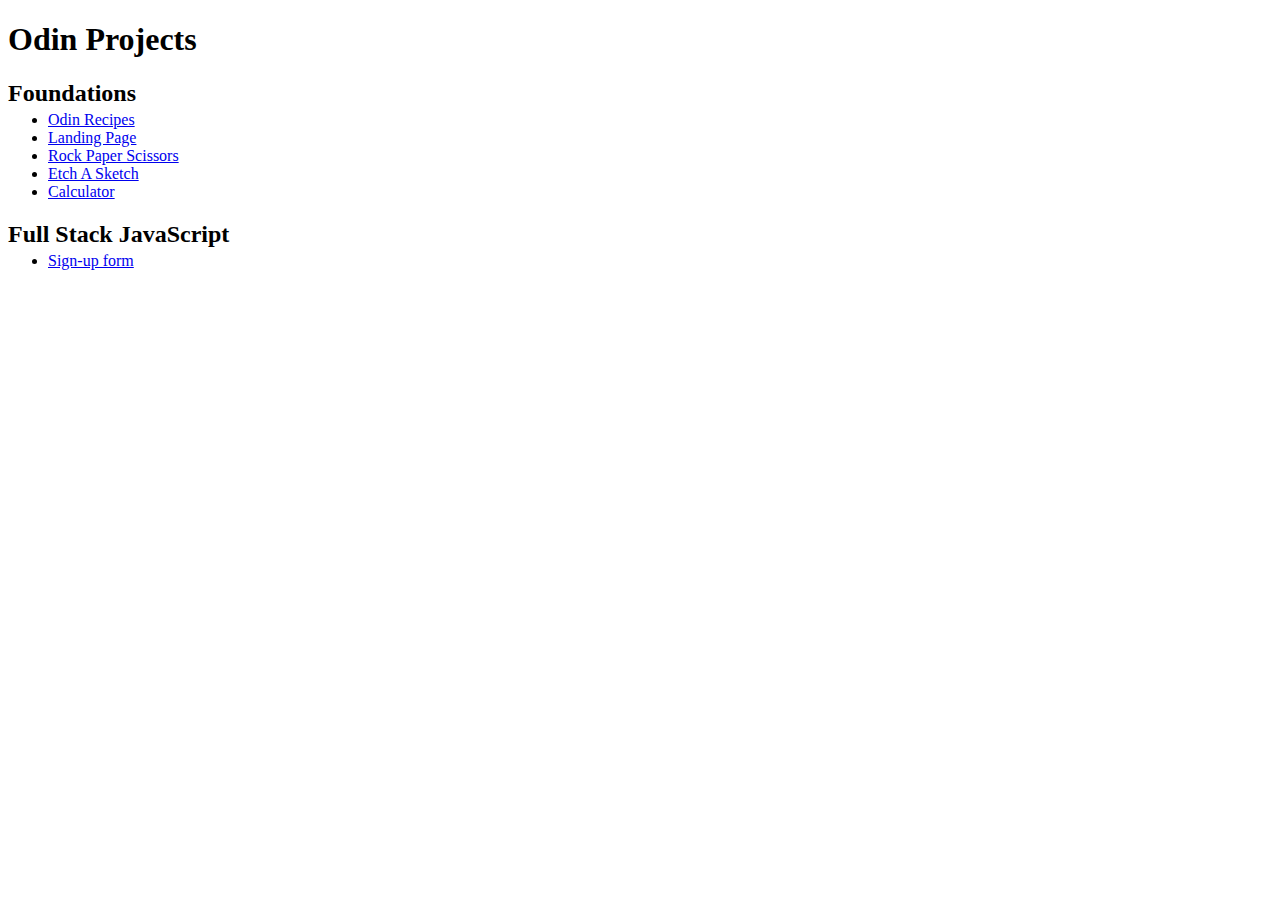
<file: index.html>
<!DOCTYPE html>
<html>
<head>
  <meta charset="utf-8">
  <meta name="viewport" content="width=device-width, initial-scale=1">
  <title>Odin Projects</title>
</head>
<body>
  <h1>Odin Projects</h1>
  <h2>Foundations</h2>
  <ul>
    <li>
      <a href="foundations/odin-recipes/index.html">Odin Recipes</a>
    </li>
    <li>
      <a href="foundations/landing-page/index.html">Landing Page</a>
    </li>
    <li>
      <a href="foundations/rock-paper-scissors/index.html">Rock Paper Scissors</a>
    </li>
    <li>
      <a href="foundations/etch-a-sketch/index.html">Etch A Sketch</a>
    </li>
    <li>
      <a href="foundations/calculator/index.html">Calculator</a>
    </li>
  </ul>
  <h2>Full Stack JavaScript</h2>
  <ul>
    <li>
      <a href="full-stack-javascript/intermediate-html-and-css/sign-up-form/index.html">Sign-up form</a>
    </li>
  </ul>
</body>
<style>
  ul {
    margin-top: 4px;
  }
  h2 {
    margin-bottom: 4px;
  }
</style>
</html>
</file>
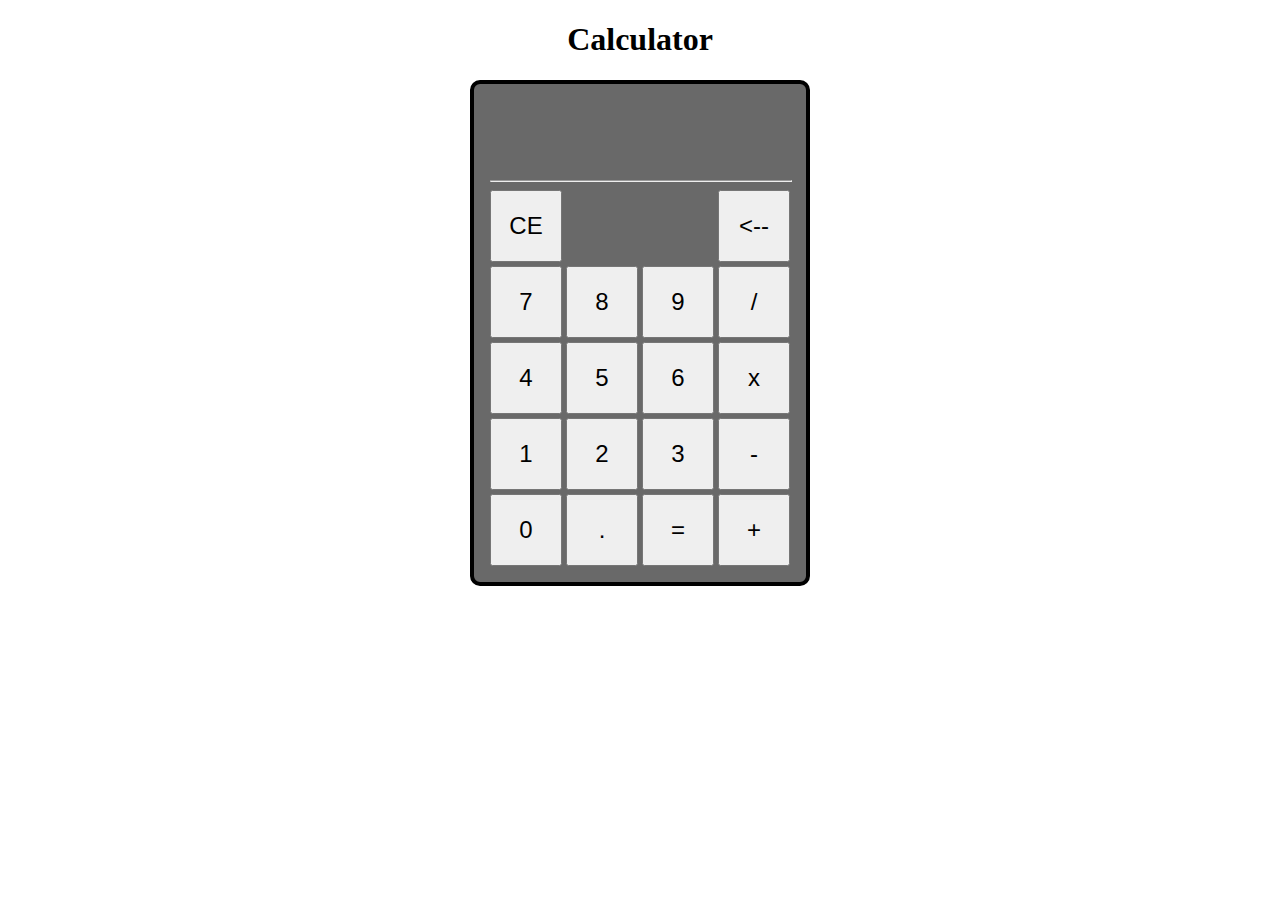
<file: foundations/calculator/index.html>
<!DOCTYPE html>
<html>
<head>
  <meta charset="utf-8">
  <meta name="viewport" content="width=device-width, initial-scale=1">
  <title>Calculator</title>
  <link rel="stylesheet" href="style.css">
  <script src="calculator.js"></script>
</head>
<body>
  <h1 style="text-align: center;">Calculator</h1>
  <div class="body">
    <div class="calculator-container">
      <div id="display"></div>
      <hr>
      <div>
        <div style="display: flex; justify-content: space-between;">
          <button onclick="clearDisplay()">CE</button>
          <button onclick="backspace()"><--</button>
        </div>
        <div class="num-rows">
          <button onclick="addToDisplay('7')">7</button>
          <button onclick="addToDisplay('8')">8</button>
          <button onclick="addToDisplay('9')">9</button>
          <button onclick="setOperator('/')">/</button>
        </div>
        <div class="num-rows">
          <button onclick="addToDisplay('4')">4</button>
          <button onclick="addToDisplay('5')">5</button>
          <button onclick="addToDisplay('6')">6</button>
          <button onclick="setOperator('*')">x</button>
        </div>
        <div class="num-rows">
          <button onclick="addToDisplay('1')">1</button>
          <button onclick="addToDisplay('2')">2</button>
          <button onclick="addToDisplay('3')">3</button>
          <button onclick="setOperator('-')">-</button>
        </div>
        <div class="num-rows">
          <button onclick="addToDisplay('0')">0</button>
          <button onclick="addToDisplay('.')">.</button>
          <button onclick="operate()">=</button>
          <button onclick="setOperator('+')">+</button>
        </div>
      </div>
    </div>
  </div>
</body>
</html>
</file>
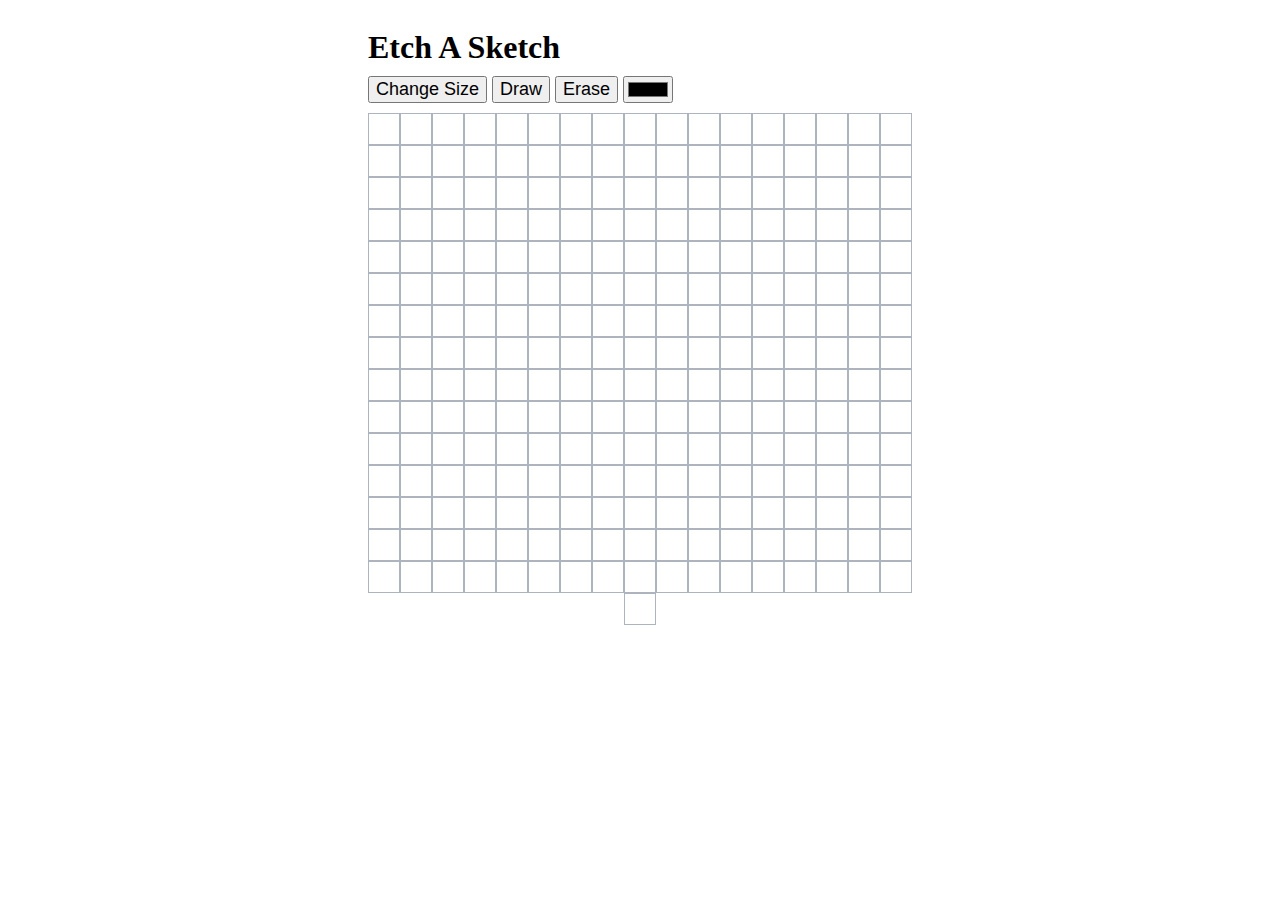
<file: foundations/etch-a-sketch/index.html>
<!DOCTYPE html>
<html>
<head>
  <meta charset="utf-8">
  <meta name="viewport" content="width=device-width, initial-scale=1">
  <title>Etch-A-Ssketch</title>
  <link rel="stylesheet" href="style.css">
  <script src="script.js"></script>
</head>
<body onload="init()" style="display: flex; justify-content: center;">
  <div>
    <div>
      <h1 style="margin-bottom: 10px;">Etch A Sketch</h1>
    </div>
    <div class="buttons-div">
      <button onclick="getSquareNum()">Change Size</button>
      <button onclick="draw()">Draw</button>
      <button onclick="erase()">Erase</button>
      <input id="colorPicker" type="color" value="#ff0000">
    </div>
    <div style="width: 544px; height: 480px; display: flex; justify-content: center;">
      <div id="draw-space"></div>
    </div>
</div>
</body>
</html>
</file>
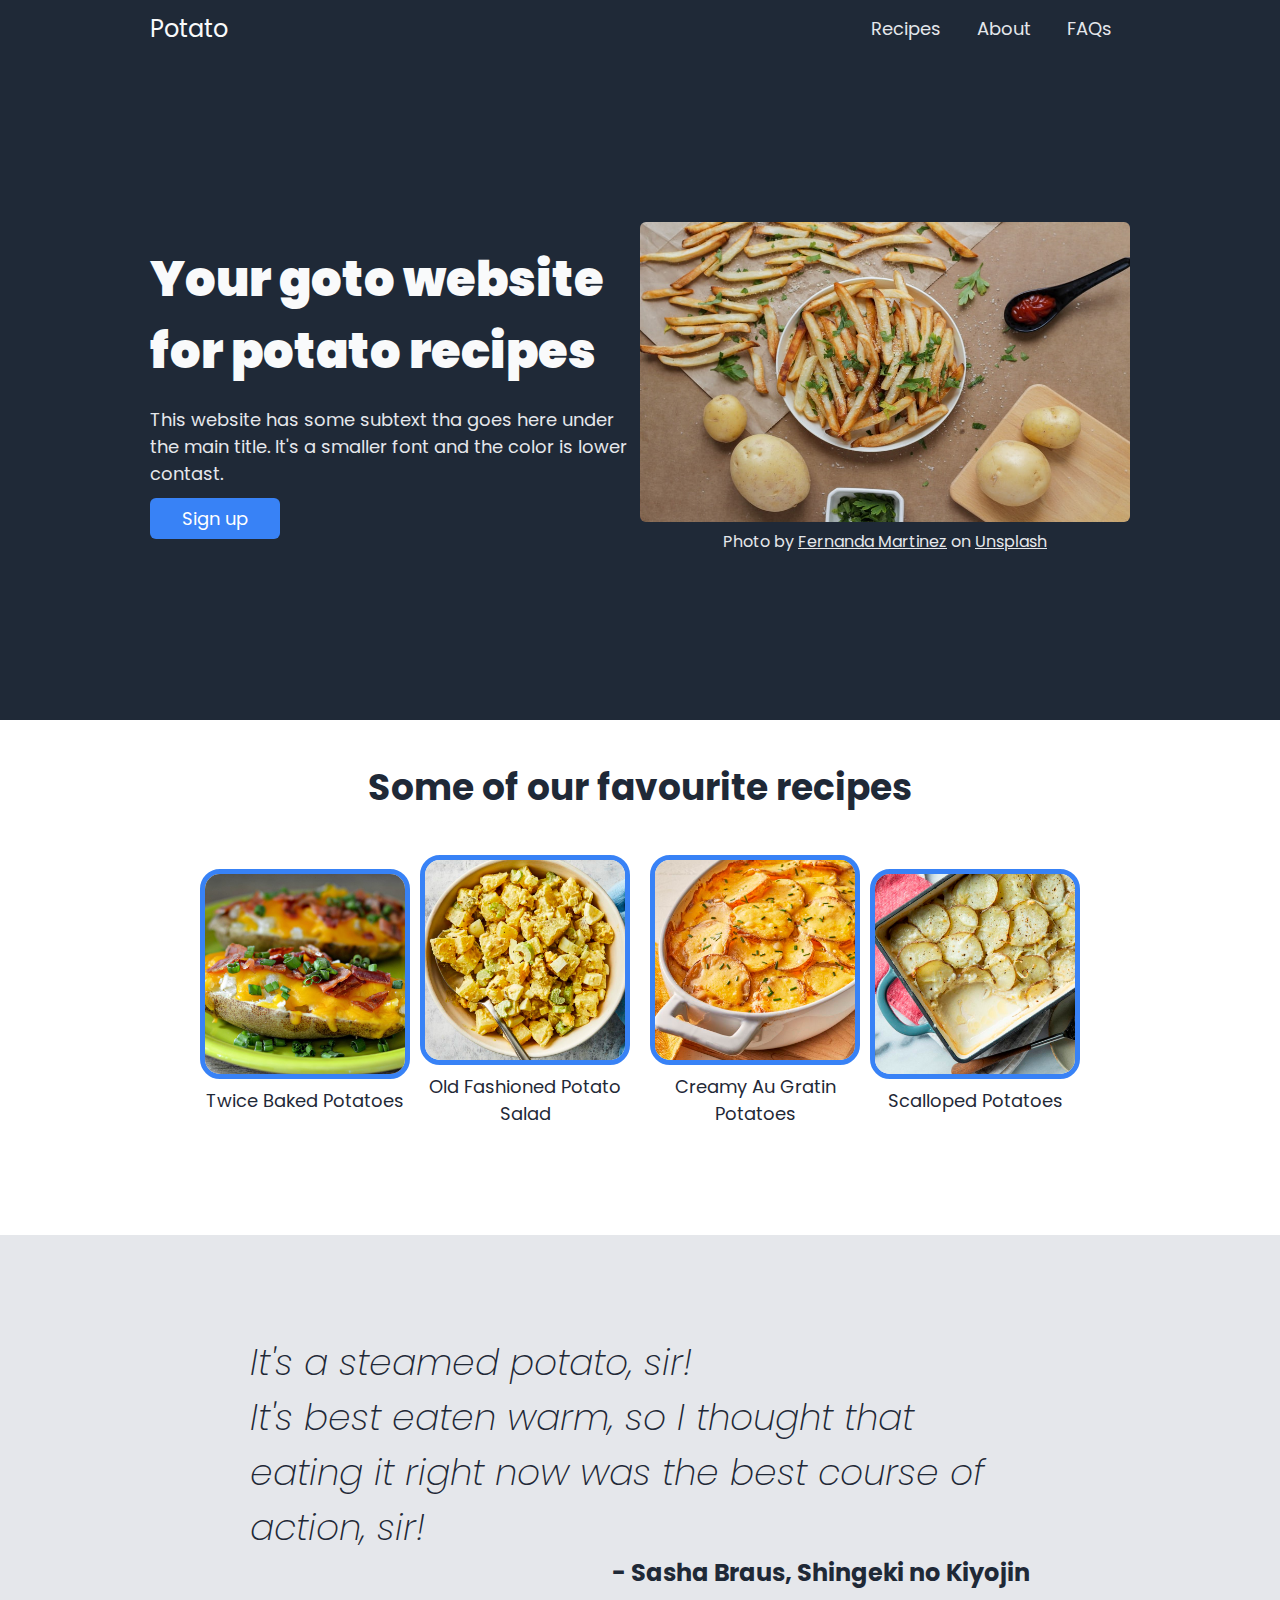
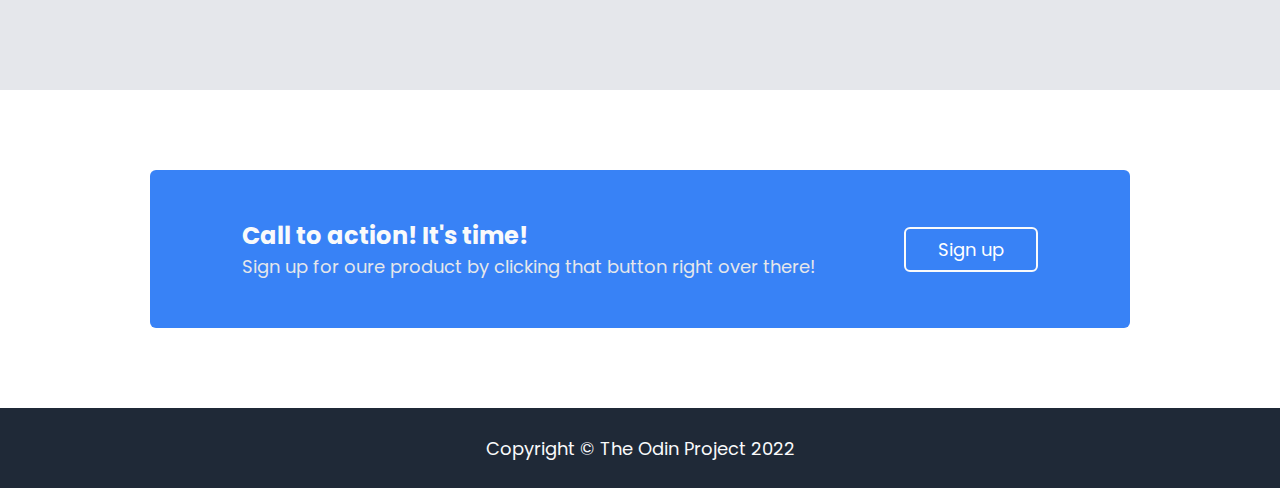
<file: foundations/landing-page/index.html>
<!DOCTYPE html>
<html>
<head>
  <meta charset="utf-8">
  <meta name="viewport" content="width=device-width, initial-scale=1">
  <title>Home - Potato</title>
  <link rel="stylesheet" href="style.css">
</head>
<body>
  <section>
    <div class="nav">
      <div class="nav-title">Potato</div>
      <div class="nav-links">
        <a href="#" class="nav-link secondary-text">Recipes</a>
        <a href="#" class="nav-link secondary-text">About</a>
        <a href="#" class="nav-link secondary-text">FAQs</a>
      </div>
    </div>
    <div class="hero">
      <div class="hero-content">
        <div class="hero-child">
          <div class="hero-main-text">Your goto website for potato recipes</div>
          <p class="secondary-text">This website has some subtext tha goes here under the main title. It's a smaller font and the color is lower contast.</p>
          <div>
            <span class="button">Sign up</span>
          </div>
        </div>
        <div class="hero-child">
          <img height="300" style="width: 100%; border-radius: 6px;" src="fernanda-martinez-H2RzlOijhlQ-unsplash.jpg" alt="Potato">
          <div style="text-align: center; color: #e5e7eb;">Photo by <a style="color: #e5e7eb;" href="https://unsplash.com/@fermtz05?utm_source=unsplash&utm_medium=referral&utm_content=creditCopyText">Fernanda Martinez</a> on <a style="color: #e5e7eb;" href="https://unsplash.com/s/photos/potato?utm_source=unsplash&utm_medium=referral&utm_content=creditCopyText">Unsplash</a></div>
        </div>
      </div>
    </div>
  </section>

  <section style="padding: 0 200px 100px 200px;">
    <div class="info-text text-center">
      Some of our favourite recipes
    </div>
    <div class="info">
      <a class="info-item" href="https://www.allrecipes.com/recipe/24332/ultimate-twice-baked-potatoes/">
        <img class="info-image" height="200" src="image.jpg" alt="Twice Baked Potatoes">
        <div class="text-center" style="padding: 8px 0;">Twice Baked Potatoes</div>
      </a>
      <a class="info-item" href="https://www.allrecipes.com/recipe/16729/old-fashioned-potato-salad/">
        <img class="info-image" height="200" src="image1.jpg" alt="Old Fashioned Potato Salad">
        <div class="text-center" style="padding: 8px 0;">Old Fashioned Potato Salad</div>
      </a>
      <a class="info-item" href="https://www.allrecipes.com/recipe/15925/creamy-au-gratin-potatoes/">
        <img class="info-image" height="200" src="image2.jpg" alt="Creamy Au Gratin Potatoes">
        <div class="text-center" style="padding: 8px 0;">Creamy Au Gratin Potatoes</div>
      </a>
      <a class="info-item" href="https://www.allrecipes.com/recipe/240290/moms-scalloped-potatoes/">
        <img class="info-image" height="200" src="image3.jpg" alt="Scalloped Potatoes">
        <div class="text-center" style="padding: 8px 0;">Scalloped Potatoes</div>
      </a>
    </div>
  </section>

  <section class="quote">
    <div style="padding: 100px;">
      It's a steamed potato, sir!<br>
      It's best eaten warm, so I thought that eating it right now was the best course of action, sir!
      <div class="quoted-from">
        - Sasha Braus, Shingeki no Kiyojin 
      </div>
    </div>
  </section>

  <section style="padding: 0 150px; margin: 80px 0;">
    <div class="call-to-action">
      <div class="secondary-text">
        <div style="font-size: 24px; color: #f9fafb; font-weight: bold;">Call to action! It's time!</div>
        Sign up for oure product by clicking that button right over there!
      </div>
      <div>
        <span class="button" style="border: 2px solid #f9fafb;">Sign up</span>
      </div>
    </div>
  </section>

  <section class="footer">
    Copyright © The Odin Project 2022
  </section>
</body>
</html>
</file>
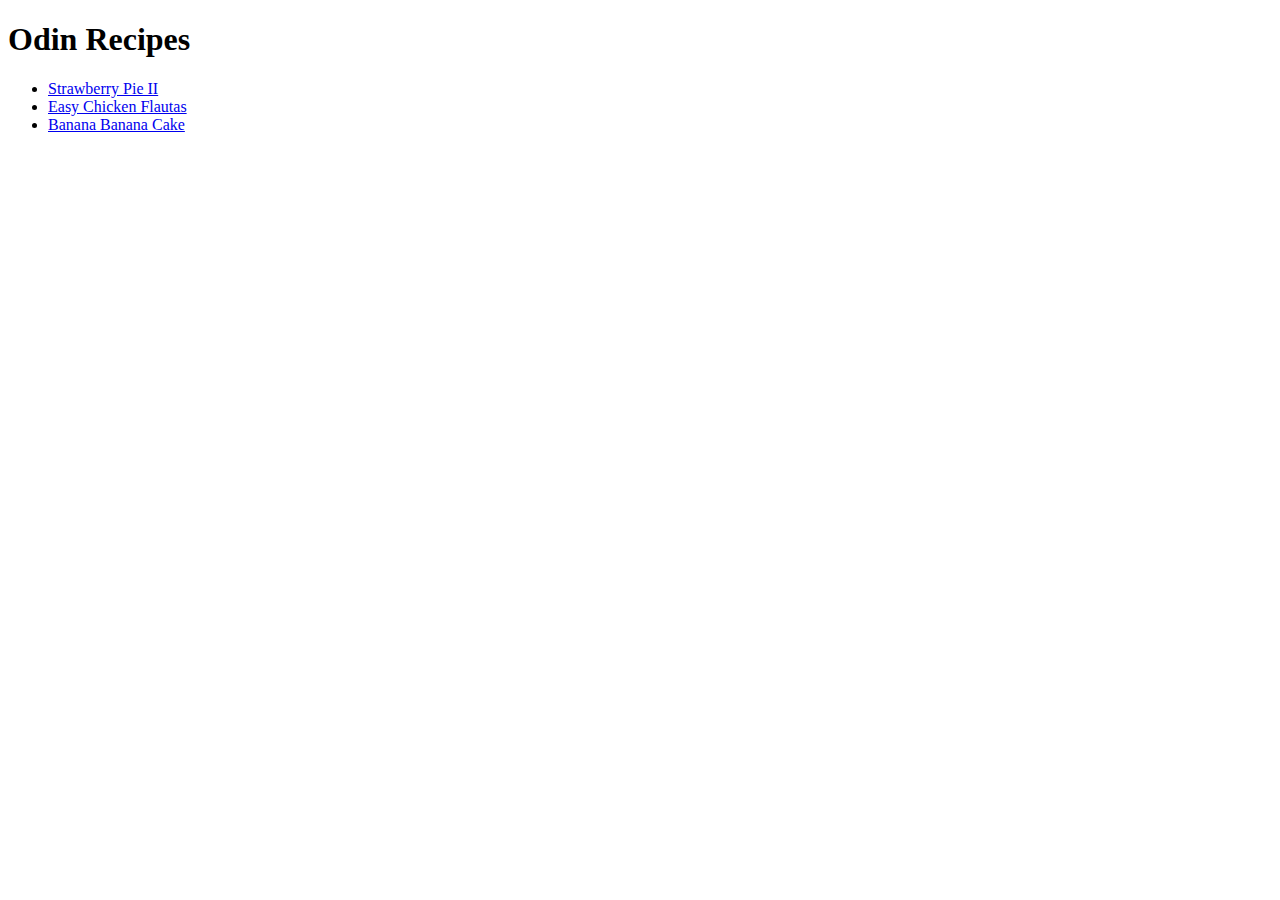
<file: foundations/odin-recipes/index.html>
<!DOCTYPE html>
<html>
<head>
  <meta charset="utf-8">
  <meta name="viewport" content="width=device-width, initial-scale=1">
  <title>Odin Recipes</title>
</head>
<body>
  <h1>Odin Recipes</h1>
  <ul>
    <li>
      <a href="recipes/strawberry-pie-II.html">Strawberry Pie II</a>
    </li>
    <li>
      <a href="recipes/easy-chicken-flautas.html">Easy Chicken Flautas</a>
    </li>
    <li>
      <a href="recipes/banana-banana-cake.html">Banana Banana Cake</a>
    </li>
  </ul>
</body>
</html>
</file>
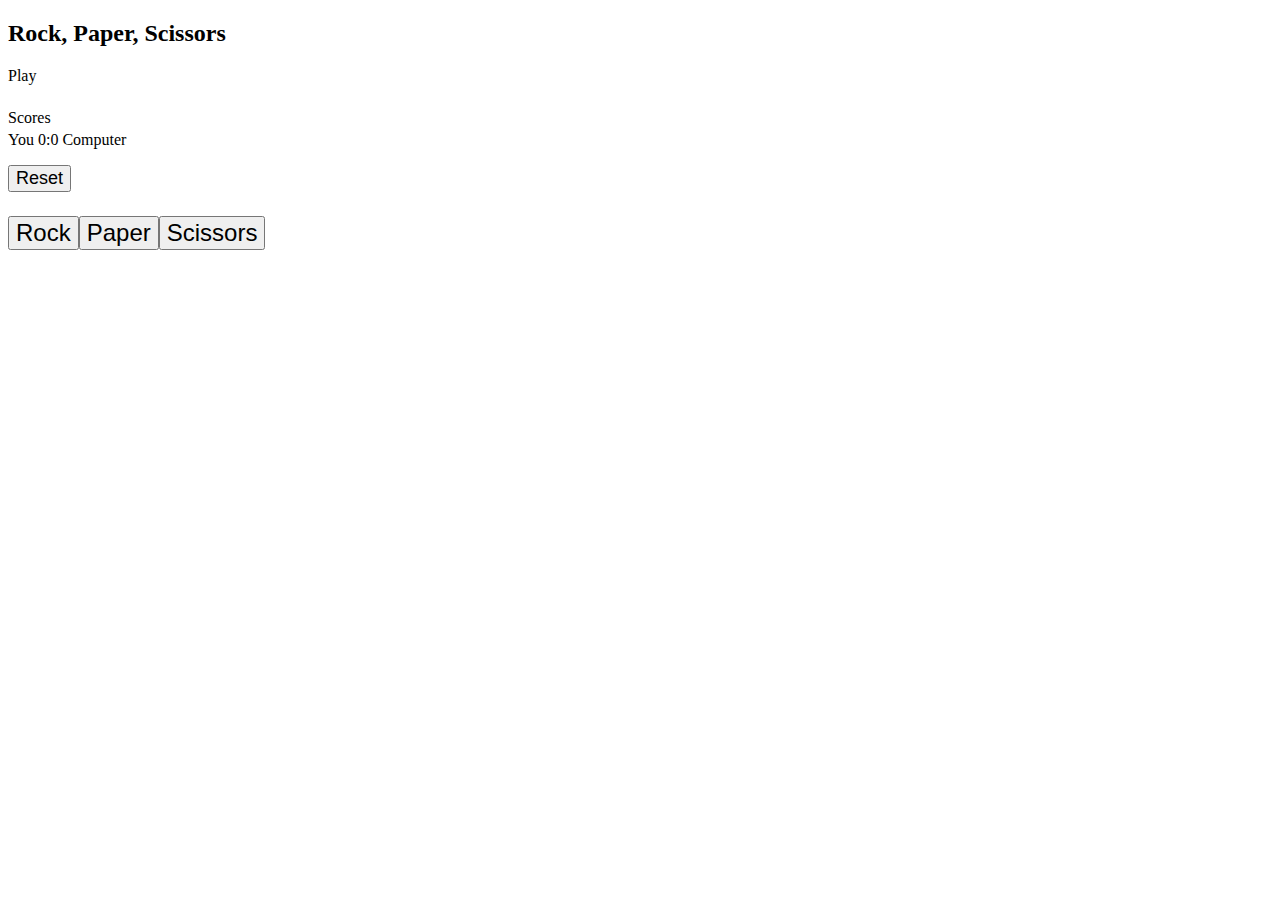
<file: foundations/rock-paper-scissors/index.html>
<!DOCTYPE html>
<html>
<head>
  <meta charset="utf-8">
  <meta name="viewport" content="width=device-width, initial-scale=1">
  <script src="script.js"></script>
  <title>Rock Paper Scissors</title>
</head>
<body>
  <div style="width: 100%; max-width: 250px;">
    <div>
      <div>
        <h2>Rock, Paper, Scissors</h2>
      </div>
      <div id="status">Play</div>
    </div>
    <div style="padding: 24px 0;">
      <div>Scores</div>
      <div style="padding: 4px 0 16px 0;">You <span id="player-score">0</span>:<span id="computer-score">0</span> Computer</div>
      <button onClick="reload()" style="font-size: 18px">Reset</button>
    </div>
    <div style="display: flex; justify-content: space-between; align-items: center;">
      <button onClick="play('rock')" style="font-size: 24px;">Rock</button>
      <button onClick="play('paper')" style="font-size: 24px;">Paper</button>
      <button onClick="play('scissors')" style="font-size: 24px;">Scissors</button>
    </div>
  </div>
</body>
</html>
</file>
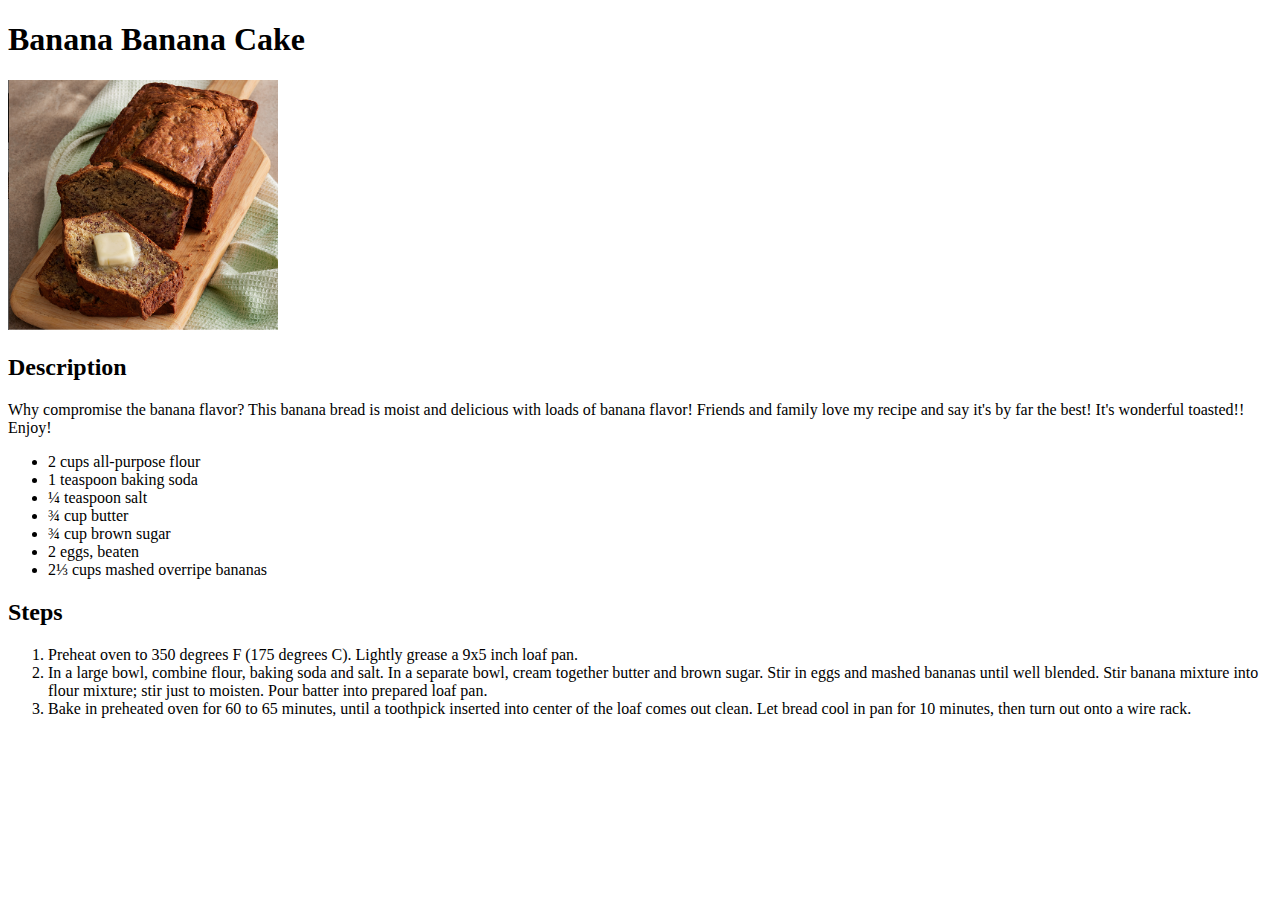
<file: foundations/odin-recipes/recipes/banana-banana-cake.html>
<!DOCTYPE html>
<html>
<head>
  <meta charset="utf-8">
  <meta name="viewport" content="width=device-width, initial-scale=1">
  <title>Banana Banana Cake</title>
</head>
<body>
  <h1>Banana Banana Cake</h1>
  <img height="250" src="img/banana-banana-cake.png" alt="Banana Banana Cake">
  <h2>Description</h2>
  <p>Why compromise the banana flavor? This banana bread is moist and delicious with loads of banana flavor! Friends and family love my recipe and say it's by far the best! It's wonderful toasted!! Enjoy!</h2>
  <ul>
    <li>2 cups all-purpose flour</li>
    <li>1 teaspoon baking soda</li>
    <li>¼ teaspoon salt</li>
    <li> ¾ cup butter</li>
    <li>¾ cup brown sugar</li>
    <li>2 eggs, beaten</li>
    <li>2⅓ cups mashed overripe bananas</li>
  </ul>
  <h2>Steps</h2>
  <ol>
    <li>Preheat oven to 350 degrees F (175 degrees C). Lightly grease a 9x5 inch loaf pan.</li>
    <li>In a large bowl, combine flour, baking soda and salt. In a separate bowl, cream together butter and brown sugar. Stir in eggs and mashed bananas until well blended. Stir banana mixture into flour mixture; stir just to moisten. Pour batter into prepared loaf pan.</li>
    <li>Bake in preheated oven for 60 to 65 minutes, until a toothpick inserted into center of the loaf comes out clean. Let bread cool in pan for 10 minutes, then turn out onto a wire rack.</li>
  </ol>
</body>
</html>
</file>
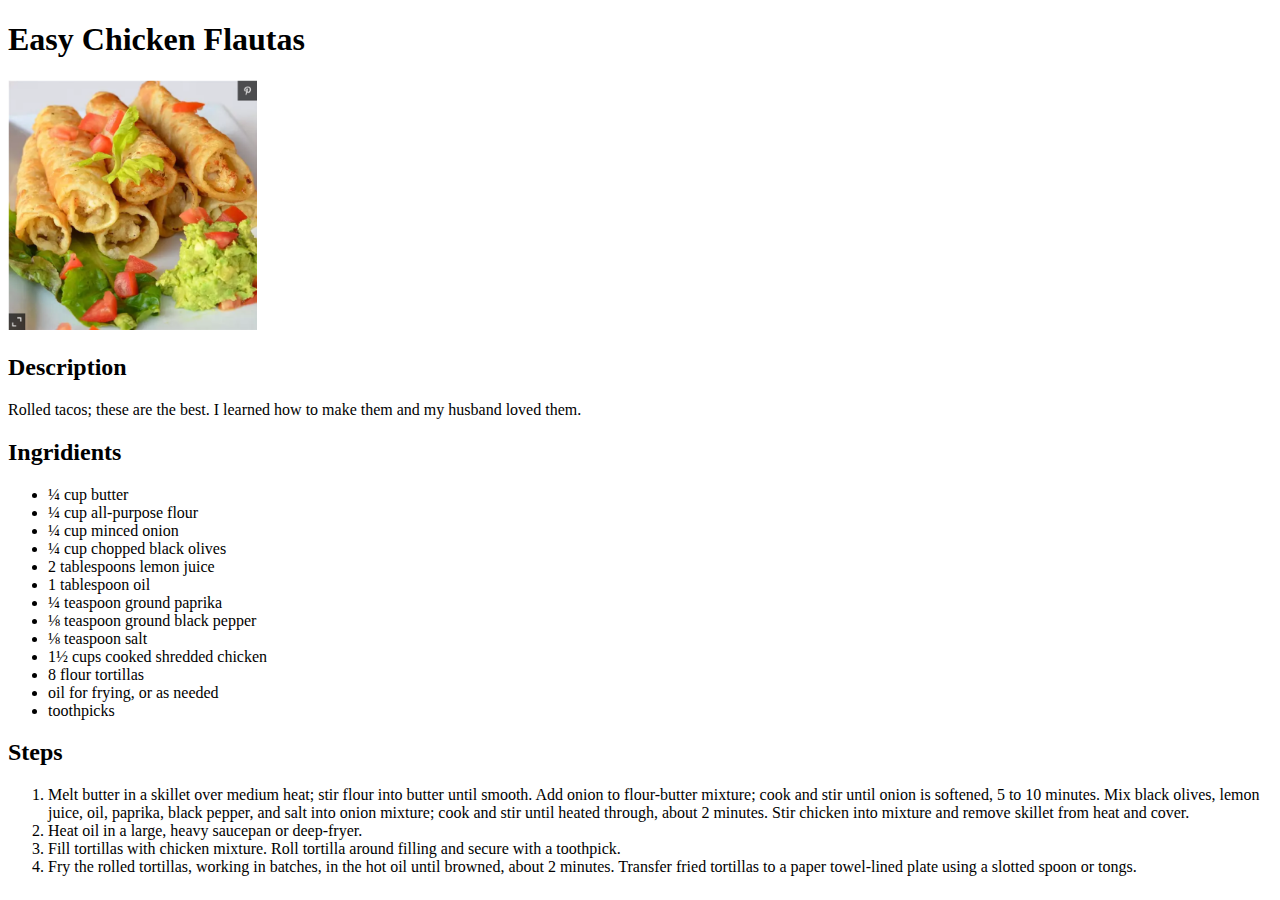
<file: foundations/odin-recipes/recipes/easy-chicken-flautas.html>
<!DOCTYPE html>
<html>
<head>
  <meta charset="utf-8">
  <meta name="viewport" content="width=device-width, initial-scale=1">
  <title>Easy Chicken Flautas</title>
</head>
<body>
  <h1>Easy Chicken Flautas</h1>
  <img height="250" src="img/easy-chicken-flautas.png" alt="Easy Chicken Flautas">
  <h2>Description</h2>
  <p>Rolled tacos; these are the best. I learned how to make them and my husband loved them.</p>
  <h2>Ingridients</h2>
  <ul>
    <li> ¼ cup butter</li>
    <li>¼ cup all-purpose flour</li>
    <li>¼ cup minced onion</li>
    <li>¼ cup chopped black olives</li>
    <li>2 tablespoons lemon juice</li>
    <li>1 tablespoon oil</li>
    <li>¼ teaspoon ground paprika</li>
    <li>⅛ teaspoon ground black pepper</li>
    <li>⅛ teaspoon salt</li>
    <li>1½ cups cooked shredded chicken</li>
    <li>8 flour tortillas</li>
    <li>oil for frying, or as needed</li>
    <li>toothpicks</li>
  </ul>
  <h2>Steps</h2>
  <ol>
    <li>Melt butter in a skillet over medium heat; stir flour into butter until smooth. Add onion to flour-butter mixture; cook and stir until onion is softened, 5 to 10 minutes. Mix black olives, lemon juice, oil, paprika, black pepper, and salt into onion mixture; cook and stir until heated through, about 2 minutes. Stir chicken into mixture and remove skillet from heat and cover.</li>
    <li>Heat oil in a large, heavy saucepan or deep-fryer.</li>
    <li>Fill tortillas with chicken mixture. Roll tortilla around filling and secure with a toothpick.</li>
    <li>Fry the rolled tortillas, working in batches, in the hot oil until browned, about 2 minutes. Transfer fried tortillas to a paper towel-lined plate using a slotted spoon or tongs.</li>
  </ol>
</body>
</html>
</file>
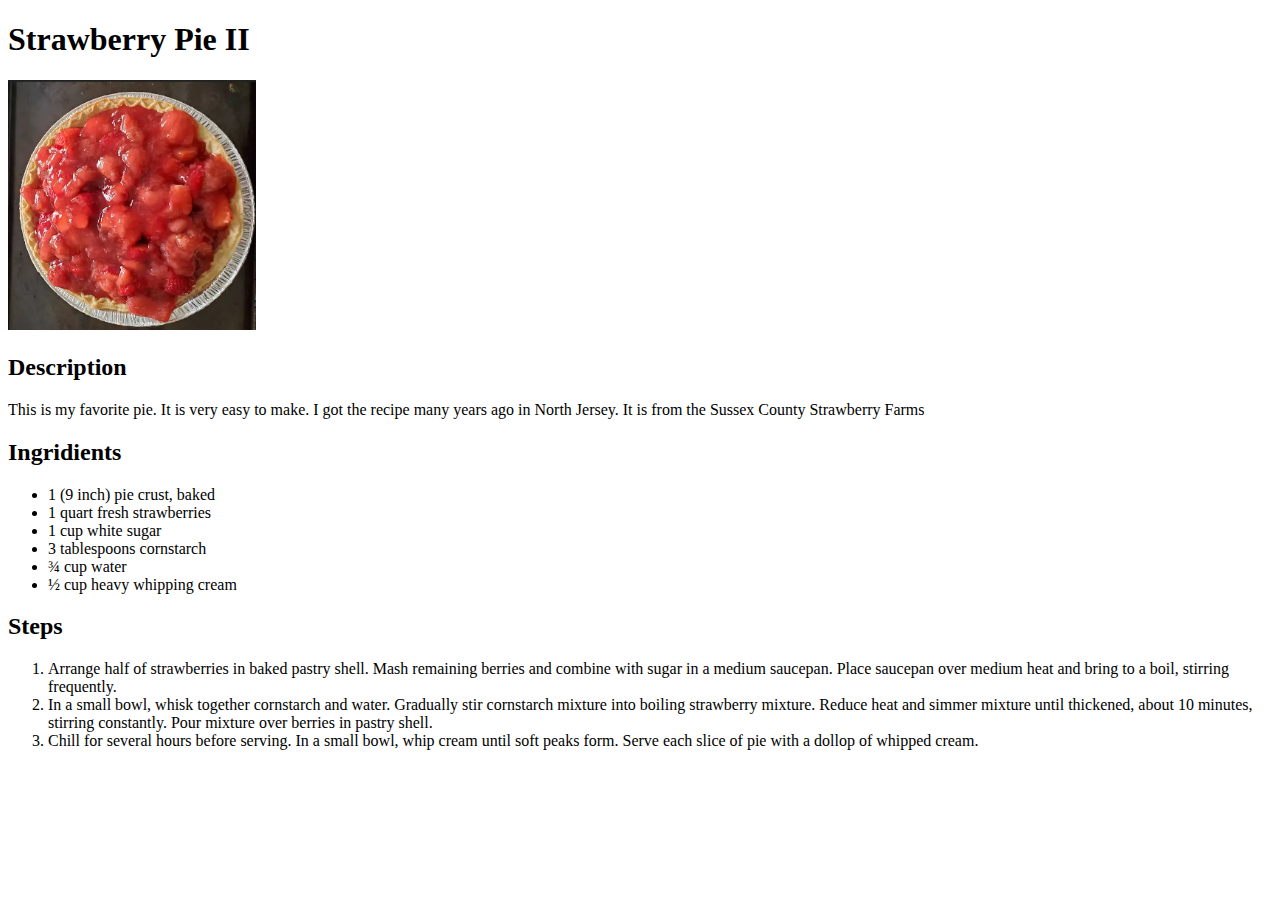
<file: foundations/odin-recipes/recipes/strawberry-pie-II.html>
<!DOCTYPE html>
<html>
<head>
  <meta charset="utf-8">
  <meta name="viewport" content="width=device-width, initial-scale=1">
  <title>Strawberry Pie II</title>
</head>
<body>
  <h1>Strawberry Pie II</h1>
  <img height="250" src="img/strawberry-pie-II.png" alt="Strawberry Pie II">
  <h2>Description</h2>
  <p>This is my favorite pie. It is very easy to make. I got the recipe many years ago in North Jersey. It is from the Sussex County Strawberry Farms</p>
  <h2>Ingridients</h2>
  <ul>
    <li>1 (9 inch) pie crust, baked</li>
    <li>1 quart fresh strawberries</li>
    <li>1 cup white sugar</li>
    <li>3 tablespoons cornstarch</li>
    <li>¾ cup water</li>
    <li>½ cup heavy whipping cream</li>
  </ul>
  <h2>Steps</h2>
  <ol>
    <li>Arrange half of strawberries in baked pastry shell. Mash remaining berries and combine with sugar in a medium saucepan. Place saucepan over medium heat and bring to a boil, stirring frequently.</li>
    <li>In a small bowl, whisk together cornstarch and water. Gradually stir cornstarch mixture into boiling strawberry mixture. Reduce heat and simmer mixture until thickened, about 10 minutes, stirring constantly. Pour mixture over berries in pastry shell.</li>
    <li>Chill for several hours before serving. In a small bowl, whip cream until soft peaks form. Serve each slice of pie with a dollop of whipped cream.</li>
  </ol>
</body>
</html>
</file>
<file: foundations/calculator/style.css>
button {
  width: 72px;
  height: 72px;
  font-size: 24px;
}

.body {
  display: flex;
  justify-content: center;
}

.calculator-container {
  width: 300px;
  display: flex;
  flex-flow: column;
  justify-content: center;
  padding: 16px;
  border: solid 4px black;
  border-radius: 10px;
  background-color: dimgrey;
}

#display {
  height: 72px;
  font-size: 32px;
  display: flex;
  justify-content: end;
  align-items: center;
  color: white;
}

.num-rows {
  display: flex;
  padding-top: 4px;
  justify-content: space-between;
}

hr {
  width: 100%;
}
</file>
<file: foundations/etch-a-sketch/style.css>
#draw-space {
  display: flex;
  flex-flow: row wrap;
  justify-content: center;
}

.square {
  border: solid 1px #aeb4bd;
}

.buttons-div {
  display: flex;
  gap:  0 5px;
  padding-bottom: 10px;
}

button {
  font-size: 18px;
}
</file>
<file: foundations/landing-page/style.css>
@import url('https://fonts.googleapis.com/css2?family=Poppins:ital,wght@0,100;0,200;0,300;0,400;0,500;0,600;0,700;0,800;0,900;1,100;1,200;1,300;1,400;1,500;1,600;1,700;1,800;1,900&display=swap');

body {
  margin: auto;
  font-family: 'Poppins', sans-serif;
}

.hero {
  display: flex;
  height: 100%;
  min-height: calc(80vh - 56px);
  padding: 0 150px;
  background-color: #1f2937;
  align-items: center;
}

.nav {
  display: flex;
  height: 56px;
  padding: 0 150px;
  flex-flow: row wrap;
  align-items: center;
  background-color: #1f2937;
  justify-content: space-between;
}

.footer {
  height: 80px;
  display: flex;
  color: #f9fafb;
  font-size: 18px;
  text-align: center;
  align-items: center;
  background-color: #1f2937;
  justify-content: center;
}

.nav-title {
  font-size: 24px;
  color: #f9fafb;
}

.nav-links {
  display: flex;
  justify-content: flex-end;
}

.secondary-text {
  font-size: 18px;
  color: #e5e7eb;
}

.nav-link {
  padding: 0px 18px;
  text-decoration: none;
}

.hero-content {
  display: flex;
  flex-flow: row wrap;
  align-items: center;
  justify-content: space-around;
}

.hero-child {
  width: 50%;
}

.hero-main-text {
  font-size: 48px;
  font-weight: 900;
  color: #f9fafb;
}

.button {
  padding: 8px 32px;
  color: white;
  border-radius: 6px;
  font-size: 18px;
  background-color: #3882f6;
}

.call-to-action {
  display: flex;
  border-radius: 6px;
  padding: 48px;
  align-items: center;
  background-color:  #3882f6;
  justify-content: space-around;
}

.quote {
  padding: 0 150px;
  background-color: #e5e7eb;
  font-size: 36px;
  font-weight: 200;
  font-style: italic;
  color: #1f2937;
}

.quoted-from {
  display: flex;
  color: #1f2937;
  font-size: 24px;
  font-weight: bold;
  font-style: normal;
  justify-content: flex-end;
}

.info {
  display: flex;
  justify-content: space-between;
  align-items: center;
}

.text-center {
  text-align: center;
}

.info-text {
  font-size: 36px;
  font-weight: bold;
  color: #1f2937;
  padding: 40px 0;
}

.info-image {
  border-radius: 20px;
  border: 5px solid #3882f6;
}

.info-item {
  display: flex;
  flex-flow: row wrap;
  justify-content: center;
  text-decoration: none;
  font-size: 18px;
  color: #1f2937;
}
</file>
